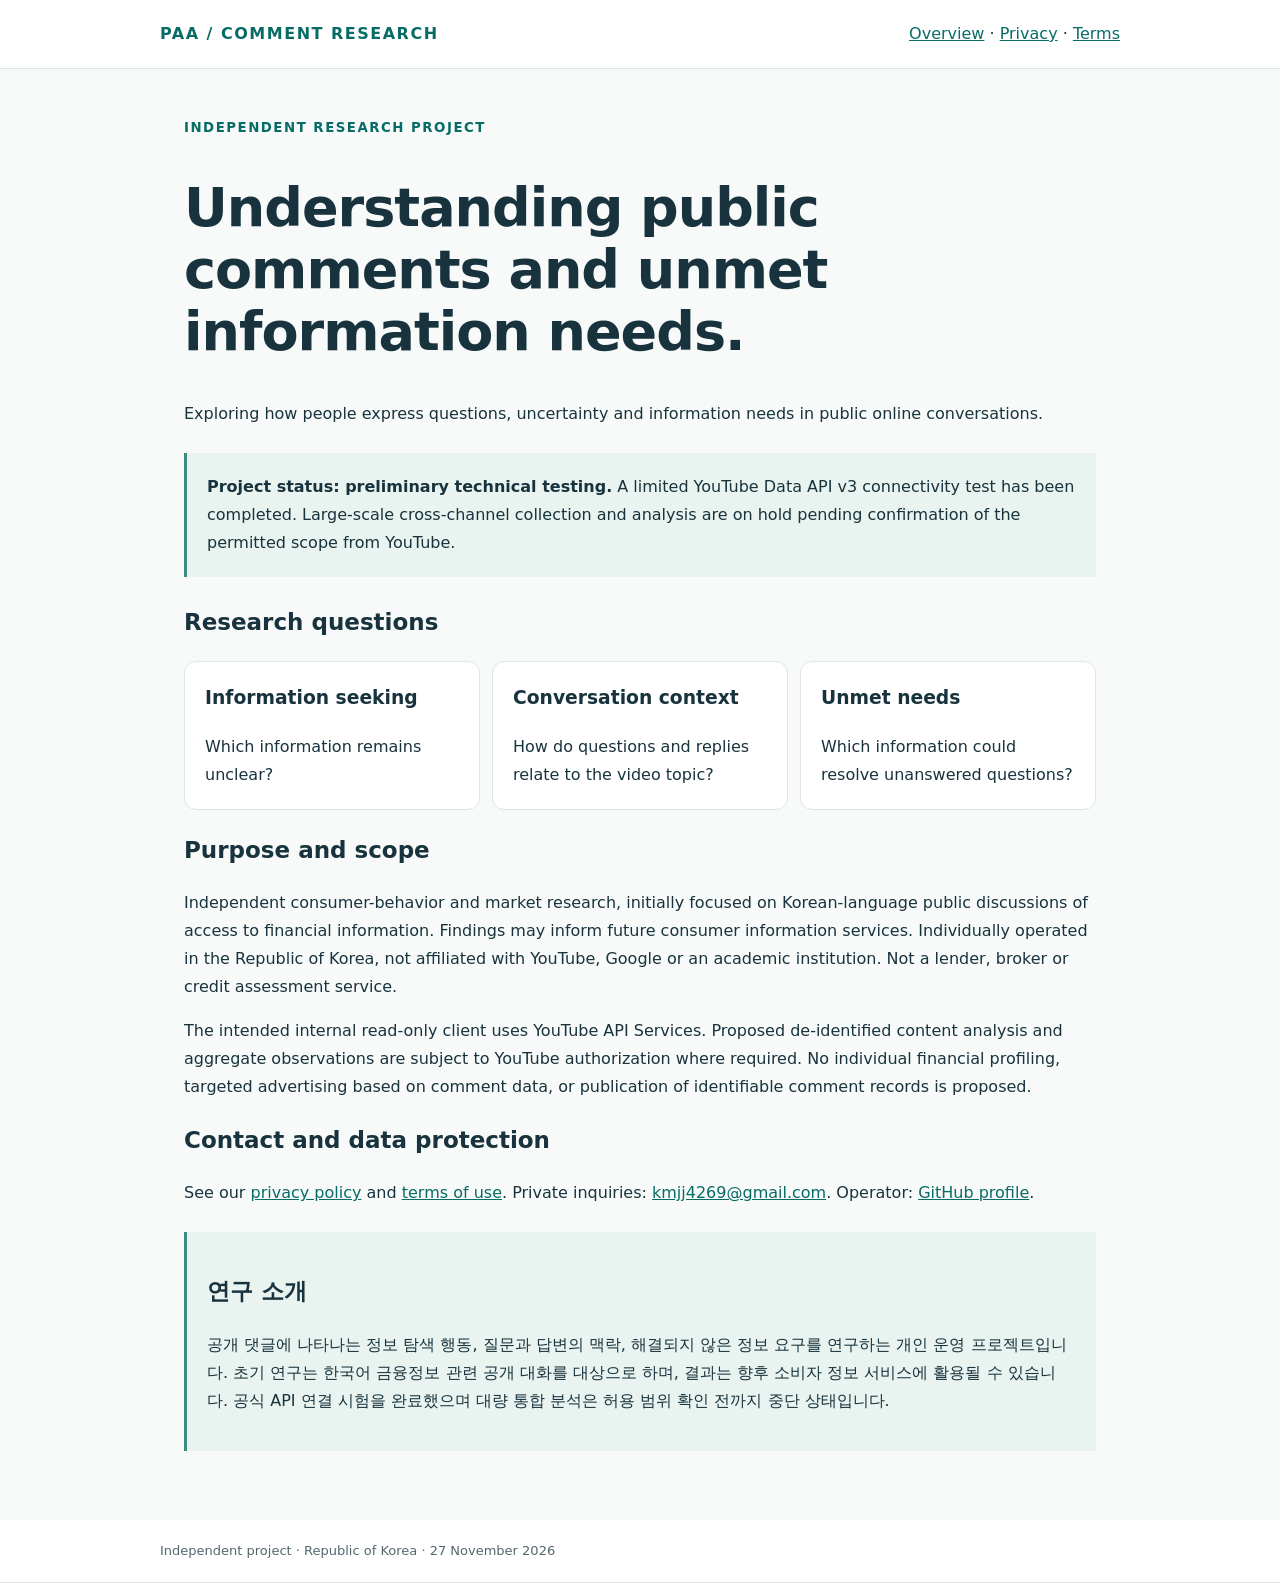
<file: index.html>
<!doctype html><html lang="en"><meta charset="utf-8"><meta name="viewport" content="width=device-width,initial-scale=1"><title>PAA Comment Research</title><link rel="stylesheet" href="style.css"><header><b>PAA / COMMENT RESEARCH</b><nav><a href="index.html">Overview</a> · <a href="privacy.html">Privacy</a> · <a href="terms.html">Terms</a></nav></header><main><small>INDEPENDENT RESEARCH PROJECT</small><h1>Understanding public comments and unmet information needs.</h1><p>Exploring how people express questions, uncertainty and information needs in public online conversations.</p><aside><b>Project status: preliminary technical testing.</b> A limited YouTube Data API v3 connectivity test has been completed. Large-scale cross-channel collection and analysis are on hold pending confirmation of the permitted scope from YouTube.</aside><h2>Research questions</h2><section><article><h3>Information seeking</h3>Which information remains unclear?</article><article><h3>Conversation context</h3>How do questions and replies relate to the video topic?</article><article><h3>Unmet needs</h3>Which information could resolve unanswered questions?</article></section><h2>Purpose and scope</h2><p>Independent consumer-behavior and market research, initially focused on Korean-language public discussions of access to financial information. Findings may inform future consumer information services. Individually operated in the Republic of Korea, not affiliated with YouTube, Google or an academic institution. Not a lender, broker or credit assessment service.</p><p>The intended internal read-only client uses YouTube API Services. Proposed de-identified content analysis and aggregate observations are subject to YouTube authorization where required. No individual financial profiling, targeted advertising based on comment data, or publication of identifiable comment records is proposed.</p><h2>Contact and data protection</h2><p>See our <a href="privacy.html">privacy policy</a> and <a href="terms.html">terms of use</a>. Private inquiries: <a href="mailto:kmjj4269@gmail.com">kmjj4269@gmail.com</a>. Operator: <a href="https://github.com/kmjj4269-metro">GitHub profile</a>.</p><aside lang="ko"><h2>연구 소개</h2><p>공개 댓글에 나타나는 정보 탐색 행동, 질문과 답변의 맥락, 해결되지 않은 정보 요구를 연구하는 개인 운영 프로젝트입니다. 초기 연구는 한국어 금융정보 관련 공개 대화를 대상으로 하며, 결과는 향후 소비자 정보 서비스에 활용될 수 있습니다. 공식 API 연결 시험을 완료했으며 대량 통합 분석은 허용 범위 확인 전까지 중단 상태입니다.</p></aside></main><footer>Independent project · Republic of Korea · 27 November 2026</footer></html>
</file>
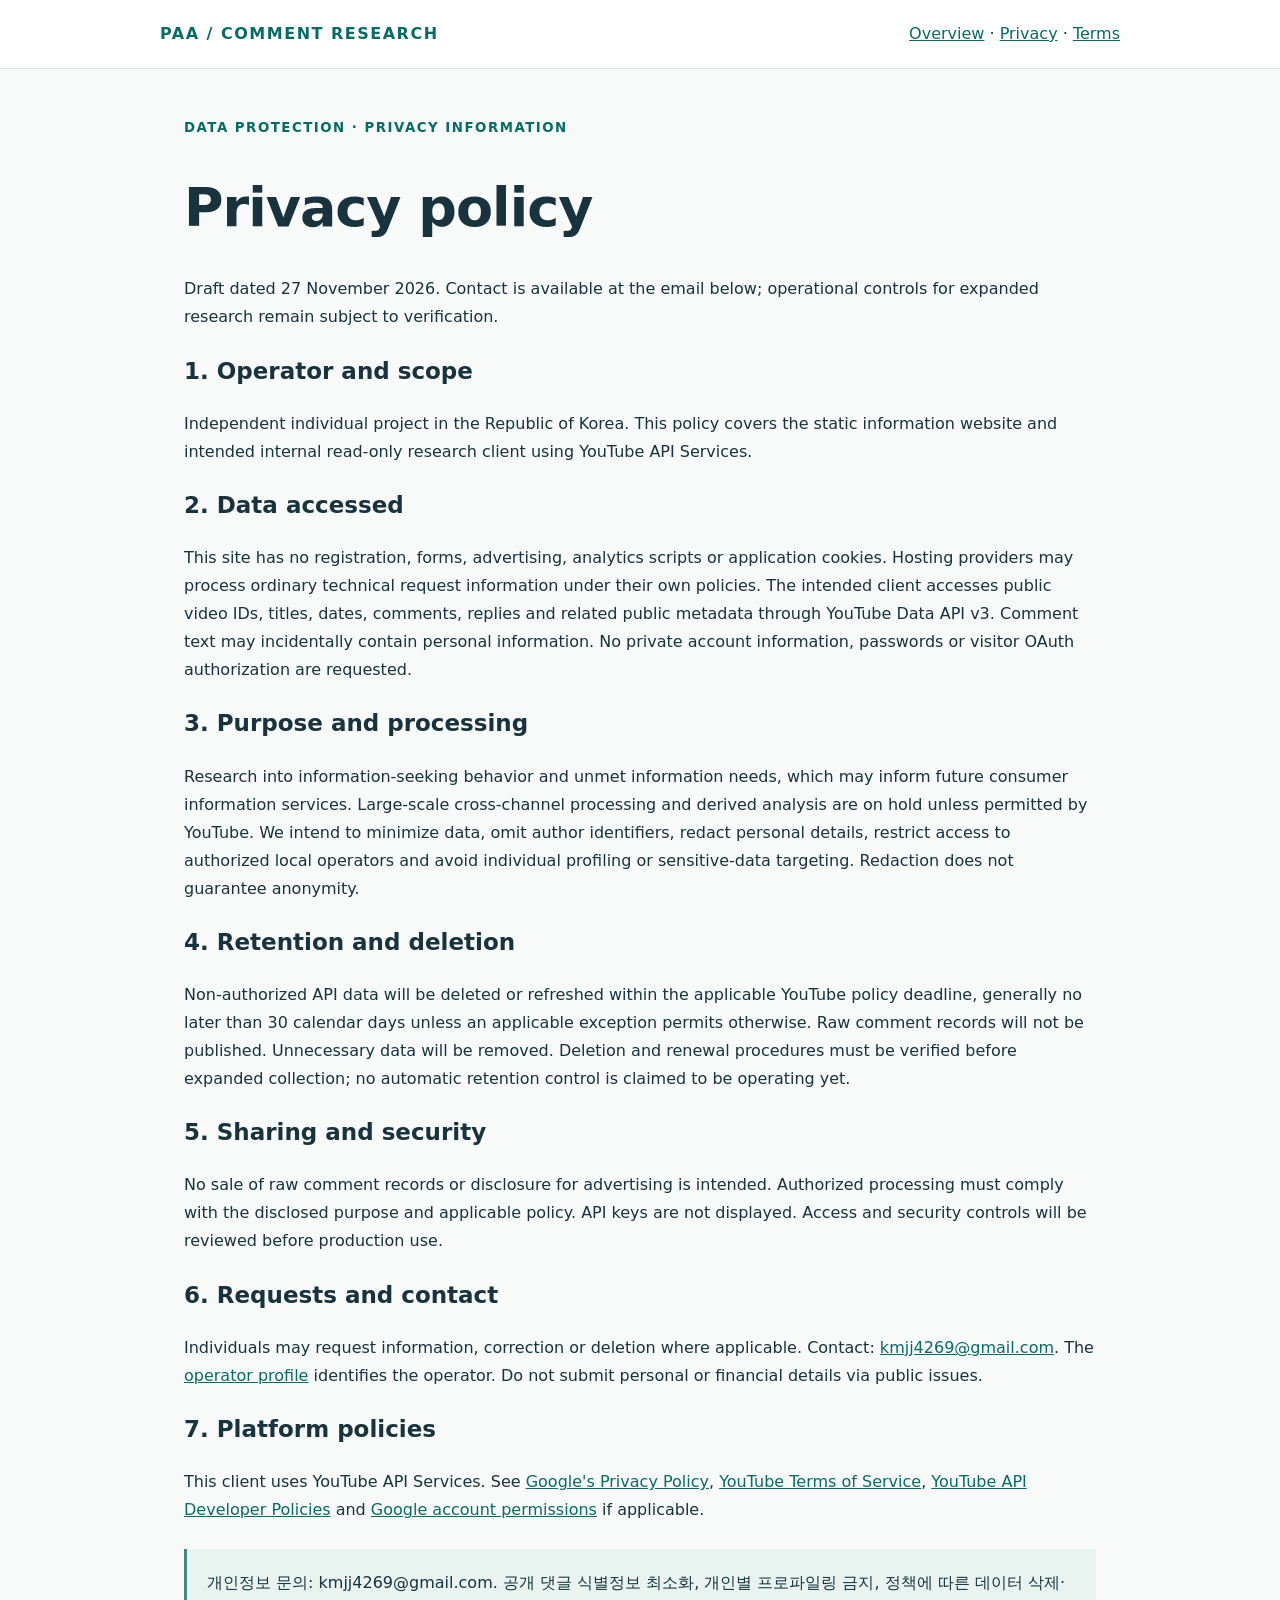
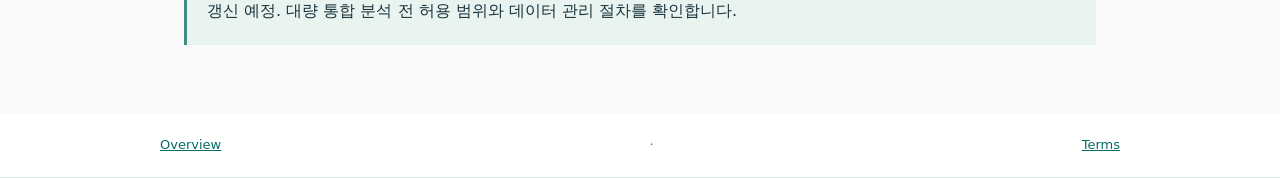
<file: privacy.html>
<!doctype html><html lang="en"><meta charset="utf-8"><meta name="viewport" content="width=device-width,initial-scale=1"><title>Privacy policy | PAA Comment Research</title><link rel="stylesheet" href="style.css"><header><b>PAA / COMMENT RESEARCH</b><nav><a href="index.html">Overview</a> · <a href="privacy.html">Privacy</a> · <a href="terms.html">Terms</a></nav></header><main><small>DATA PROTECTION · PRIVACY INFORMATION</small><h1>Privacy policy</h1><p>Draft dated 27 November 2026. Contact is available at the email below; operational controls for expanded research remain subject to verification.</p><h2>1. Operator and scope</h2><p>Independent individual project in the Republic of Korea. This policy covers the static information website and intended internal read-only research client using YouTube API Services.</p><h2>2. Data accessed</h2><p>This site has no registration, forms, advertising, analytics scripts or application cookies. Hosting providers may process ordinary technical request information under their own policies. The intended client accesses public video IDs, titles, dates, comments, replies and related public metadata through YouTube Data API v3. Comment text may incidentally contain personal information. No private account information, passwords or visitor OAuth authorization are requested.</p><h2>3. Purpose and processing</h2><p>Research into information-seeking behavior and unmet information needs, which may inform future consumer information services. Large-scale cross-channel processing and derived analysis are on hold unless permitted by YouTube. We intend to minimize data, omit author identifiers, redact personal details, restrict access to authorized local operators and avoid individual profiling or sensitive-data targeting. Redaction does not guarantee anonymity.</p><h2>4. Retention and deletion</h2><p>Non-authorized API data will be deleted or refreshed within the applicable YouTube policy deadline, generally no later than 30 calendar days unless an applicable exception permits otherwise. Raw comment records will not be published. Unnecessary data will be removed. Deletion and renewal procedures must be verified before expanded collection; no automatic retention control is claimed to be operating yet.</p><h2>5. Sharing and security</h2><p>No sale of raw comment records or disclosure for advertising is intended. Authorized processing must comply with the disclosed purpose and applicable policy. API keys are not displayed. Access and security controls will be reviewed before production use.</p><h2>6. Requests and contact</h2><p>Individuals may request information, correction or deletion where applicable. Contact: <a href="mailto:kmjj4269@gmail.com">kmjj4269@gmail.com</a>. The <a href="https://github.com/kmjj4269-metro">operator profile</a> identifies the operator. Do not submit personal or financial details via public issues.</p><h2>7. Platform policies</h2><p>This client uses YouTube API Services. See <a href="https://policies.google.com/privacy">Google's Privacy Policy</a>, <a href="https://www.youtube.com/t/terms">YouTube Terms of Service</a>, <a href="https://developers.google.com/youtube/terms/developer-policies">YouTube API Developer Policies</a> and <a href="https://myaccount.google.com/permissions">Google account permissions</a> if applicable.</p><aside lang="ko">개인정보 문의: kmjj4269@gmail.com. 공개 댓글 식별정보 최소화, 개인별 프로파일링 금지, 정책에 따른 데이터 삭제·갱신 예정. 대량 통합 분석 전 허용 범위와 데이터 관리 절차를 확인합니다.</aside></main><footer><a href="index.html">Overview</a> · <a href="terms.html">Terms</a></footer></html>
</file>
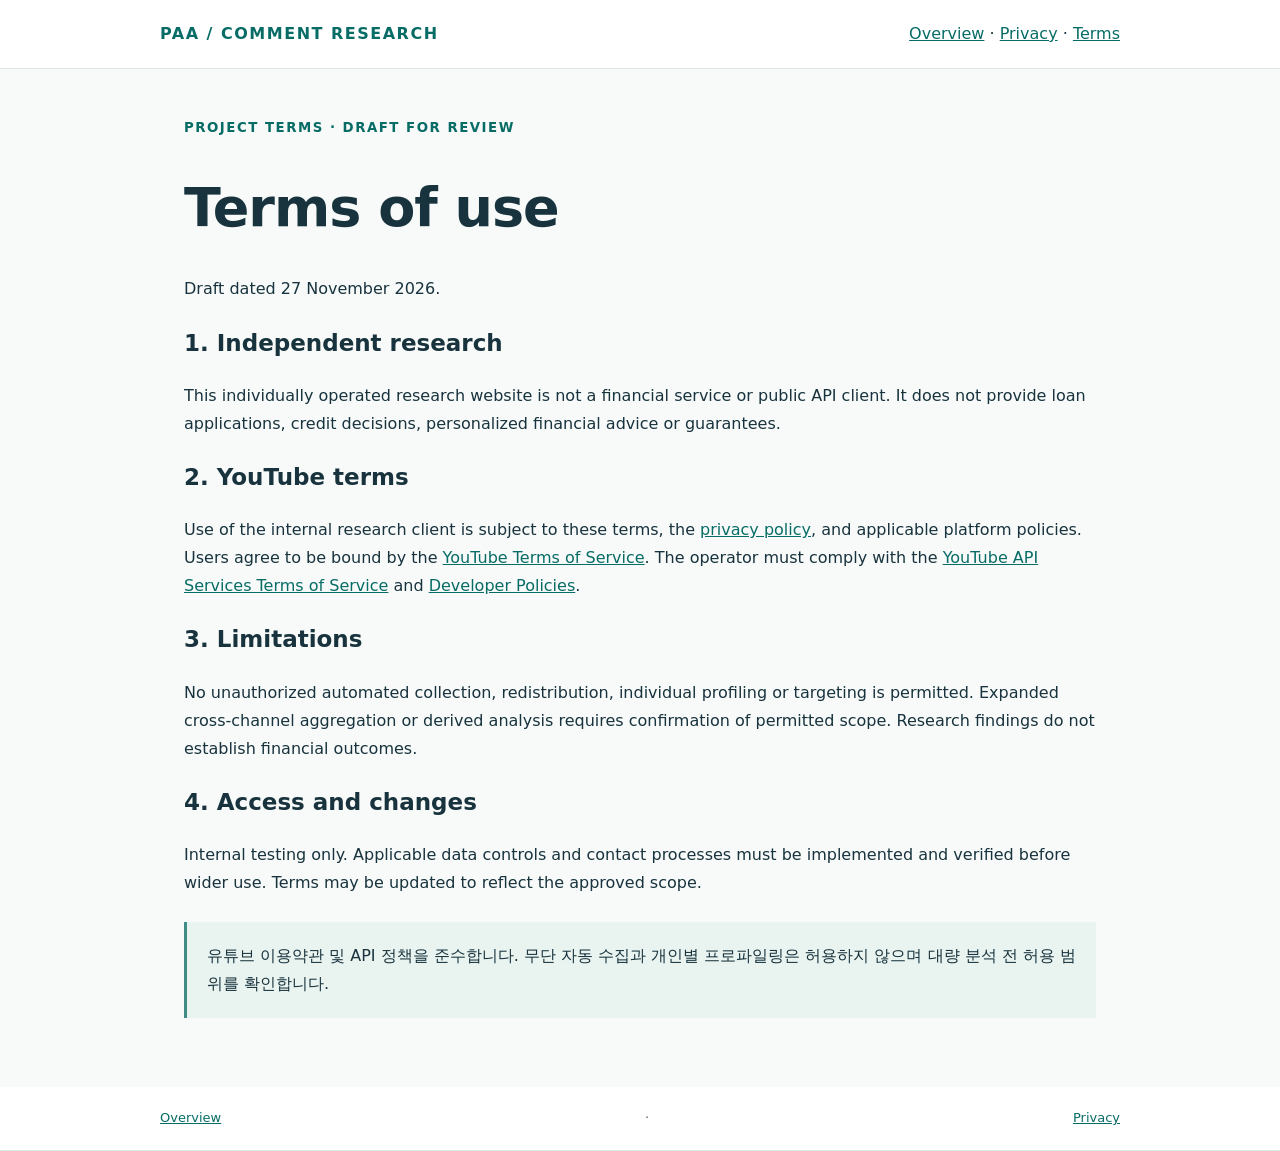
<file: terms.html>
﻿<!doctype html><html lang="en"><meta charset="utf-8"><meta name="viewport" content="width=device-width,initial-scale=1"><title>Terms of use | PAA Comment Research</title><link rel="stylesheet" href="style.css"><header><b>PAA / COMMENT RESEARCH</b><nav><a href="index.html">Overview</a> · <a href="privacy.html">Privacy</a> · <a href="terms.html">Terms</a></nav></header><main><small>PROJECT TERMS · DRAFT FOR REVIEW</small><h1>Terms of use</h1><p>Draft dated 27 November 2026.</p><h2>1. Independent research</h2><p>This individually operated research website is not a financial service or public API client. It does not provide loan applications, credit decisions, personalized financial advice or guarantees.</p><h2>2. YouTube terms</h2><p>Use of the internal research client is subject to these terms, the <a href="privacy.html">privacy policy</a>, and applicable platform policies. Users agree to be bound by the <a href="https://www.youtube.com/t/terms">YouTube Terms of Service</a>. The operator must comply with the <a href="https://developers.google.com/youtube/terms/api-services-terms-of-service">YouTube API Services Terms of Service</a> and <a href="https://developers.google.com/youtube/terms/developer-policies">Developer Policies</a>.</p><h2>3. Limitations</h2><p>No unauthorized automated collection, redistribution, individual profiling or targeting is permitted. Expanded cross-channel aggregation or derived analysis requires confirmation of permitted scope. Research findings do not establish financial outcomes.</p><h2>4. Access and changes</h2><p>Internal testing only. Applicable data controls and contact processes must be implemented and verified before wider use. Terms may be updated to reflect the approved scope.</p><aside lang="ko">유튜브 이용약관 및 API 정책을 준수합니다. 무단 자동 수집과 개인별 프로파일링은 허용하지 않으며 대량 분석 전 허용 범위를 확인합니다.</aside></main><footer><a href="index.html">Overview</a> · <a href="privacy.html">Privacy</a></footer></html>
</file>
<file: style.css>
﻿*{box-sizing:border-box}body{margin:0;background:#f7faf9;color:#18333d;font:16px/1.75 system-ui,sans-serif}header,footer{padding:20px max(24px,calc((100vw - 960px)/2));background:white;border-bottom:1px solid #dce6e3;display:flex;justify-content:space-between;gap:16px;flex-wrap:wrap}main{max-width:960px;margin:auto;padding:44px 24px}a{color:#076c65}small,header b{color:#076c65;font-weight:700;letter-spacing:1.5px}h1{font-size:clamp(32px,5vw,54px);line-height:1.15;letter-spacing:-1px}h2{font-size:23px}aside{margin:25px 0;padding:20px;background:#e9f3ef;border-left:3px solid #408b83}section{display:grid;grid-template-columns:repeat(3,1fr);gap:12px}article{background:white;padding:20px;border:1px solid #dce6e3;border-radius:12px}h3{margin-top:0}footer{font-size:13px;color:#52686d}@media(max-width:650px){section{grid-template-columns:1fr}main{padding-top:24px}}
</file>
